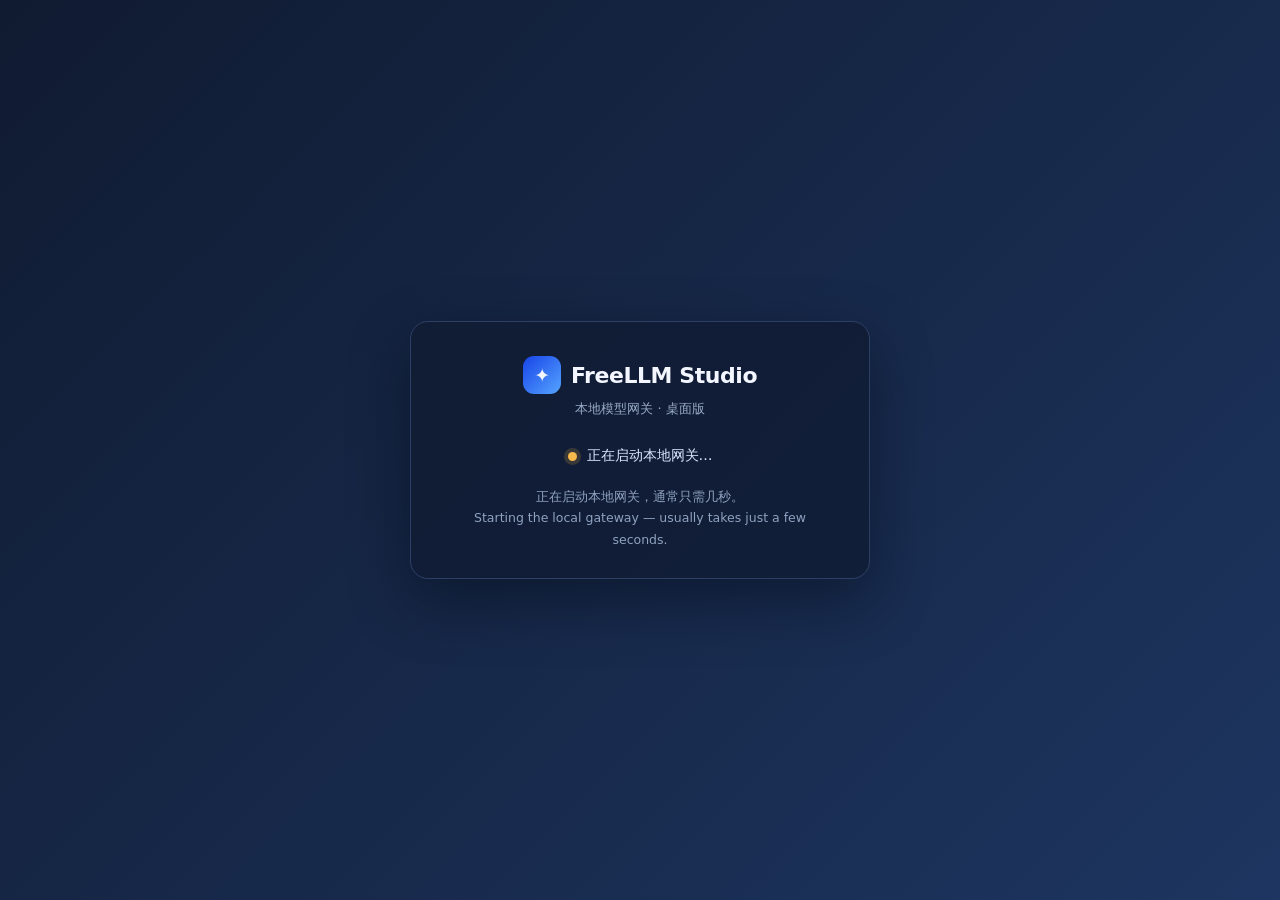
<file: desktop/ui/index.html>
<!doctype html>
<html lang="zh-CN">
<head>
  <meta charset="utf-8">
  <meta name="viewport" content="width=device-width, initial-scale=1">
  <title>FreeLLM Studio</title>
  <style>
    :root { color-scheme: light; --ink: #172033; --muted: #68748a; --line: #dfe5ef; --blue: #1744e8; --soft: #f5f7fb; }
    * { box-sizing: border-box; }
    body { margin: 0; min-height: 100vh; display: grid; place-items: center; background: linear-gradient(135deg, #101b31, #1d3560); color: #f3f6ff; font: 15px Inter, ui-sans-serif, system-ui, sans-serif; }
    .card { width: min(460px, calc(100vw - 48px)); background: rgba(16, 28, 51, .82); border: 1px solid #2c4066; border-radius: 18px; padding: 34px 34px 28px; text-align: center; box-shadow: 0 22px 60px rgba(3, 8, 20, .45); }
    .brand { display: flex; align-items: center; justify-content: center; gap: 10px; font-size: 22px; font-weight: 750; letter-spacing: -.02em; }
    .brand .mark { display: inline-grid; place-items: center; width: 38px; height: 38px; border-radius: 11px; background: linear-gradient(135deg, #1744e8, #55a4ff); font-size: 19px; }
    .sub { margin: 6px 0 26px; color: #9aabc7; font-size: 13px; }
    .status { display: flex; align-items: center; justify-content: center; gap: 10px; min-height: 24px; color: #dbe6ff; font-size: 14px; }
    .dot { width: 9px; height: 9px; border-radius: 50%; background: #f5b94c; box-shadow: 0 0 0 4px rgba(245, 185, 76, .18); animation: pulse 1.2s ease-in-out infinite; }
    .dot.ok { background: #35d399; box-shadow: 0 0 0 4px rgba(53, 211, 153, .18); animation: none; }
    .dot.bad { background: #f26b6b; box-shadow: 0 0 0 4px rgba(242, 107, 107, .18); animation: none; }
    @keyframes pulse { 50% { opacity: .35; } }
    .hint { margin: 18px 0 0; color: #8fa2c0; font-size: 12.5px; line-height: 1.7; }
    .retry { margin-top: 16px; display: none; }
    .retry button { border: 1px solid #3d5a87; background: #162743; color: #fff; border-radius: 9px; padding: 9px 16px; font: inherit; cursor: pointer; }
    .retry button:hover { border-color: #77a4ff; }
    code { color: #9fc4ff; font: 12.5px ui-monospace, Consolas, monospace; }
  </style>
</head>
<body>
  <div class="card">
    <div class="brand"><span class="mark">✦</span> FreeLLM Studio</div>
    <div class="sub">本地模型网关 · 桌面版</div>
    <div class="status"><span class="dot" id="dot"></span><span id="text">正在启动本地网关…</span></div>
    <p class="hint" id="hint">正在启动本地网关，通常只需几秒。<br>Starting the local gateway — usually takes just a few seconds.</p>
    <div class="retry" id="retry"><button type="button" onclick="location.reload()">重新尝试 Retry</button></div>
  </div>
  <script>
    const GATEWAY = 'http://127.0.0.1:' + (window.__FREELLM_GATEWAY_PORT__ || 18900);
    const GA_MEASUREMENT_ID = window.__FREELLM_GA_MEASUREMENT_ID__ || '';
    const GA_PAGE_VIEW_KEY = 'freellm_ga_page_view_sent';
    const dot = document.getElementById('dot');
    const text = document.getElementById('text');
    const deadline = Date.now() + 120000;
    let failures = 0;

    function reportGaPageView() {
      if (!GA_MEASUREMENT_ID) return;

      try {
        if (sessionStorage.getItem(GA_PAGE_VIEW_KEY)) return;
      } catch (error) {
        return;
      }

      window.dataLayer = window.dataLayer || [];
      window.gtag = function () { window.dataLayer.push(arguments); };
      window.gtag('js', new Date());
      window.gtag('config', GA_MEASUREMENT_ID, { send_page_view: false });

      const script = document.createElement('script');
      script.async = true;
      script.src = 'https://www.googletagmanager.com/gtag/js?id=' + encodeURIComponent(GA_MEASUREMENT_ID);
      script.onload = function () {
        window.gtag('event', 'page_view', { page_title: document.title });
        try { sessionStorage.setItem(GA_PAGE_VIEW_KEY, '1'); } catch (error) {}
      };
      script.onerror = function () {};
      document.head.appendChild(script);
    }

    reportGaPageView();

    async function poll() {
      try {
        const res = await fetch(GATEWAY + '/health', { cache: 'no-store' });
        if (res.ok) {
          dot.classList.add('ok');
          text.textContent = '网关已就绪，正在打开控制台…';
          setTimeout(() => location.replace(GATEWAY + '/admin'), 350);
          return;
        }
      } catch (error) { failures += 1; }
      if (Date.now() > deadline) {
        dot.classList.add('bad');
        text.textContent = '网关启动超时 Gateway did not start';
        document.getElementById('hint').innerHTML =
          '请先尝试「重新尝试」；若反复失败，请把 <code>%APPDATA%\\top.freellm.desktop\\gateway-sidecar.log</code> 发给开发者。' +
          '<br>If this keeps failing, send us <code>gateway-sidecar.log</code> from the app data folder.';
        document.getElementById('retry').style.display = 'block';
        return;
      }
      if (failures > 8) text.textContent = '仍在启动，请稍候… Still starting…';
      setTimeout(poll, 700);
    }
    poll();
  </script>
</body>
</html>
</file>
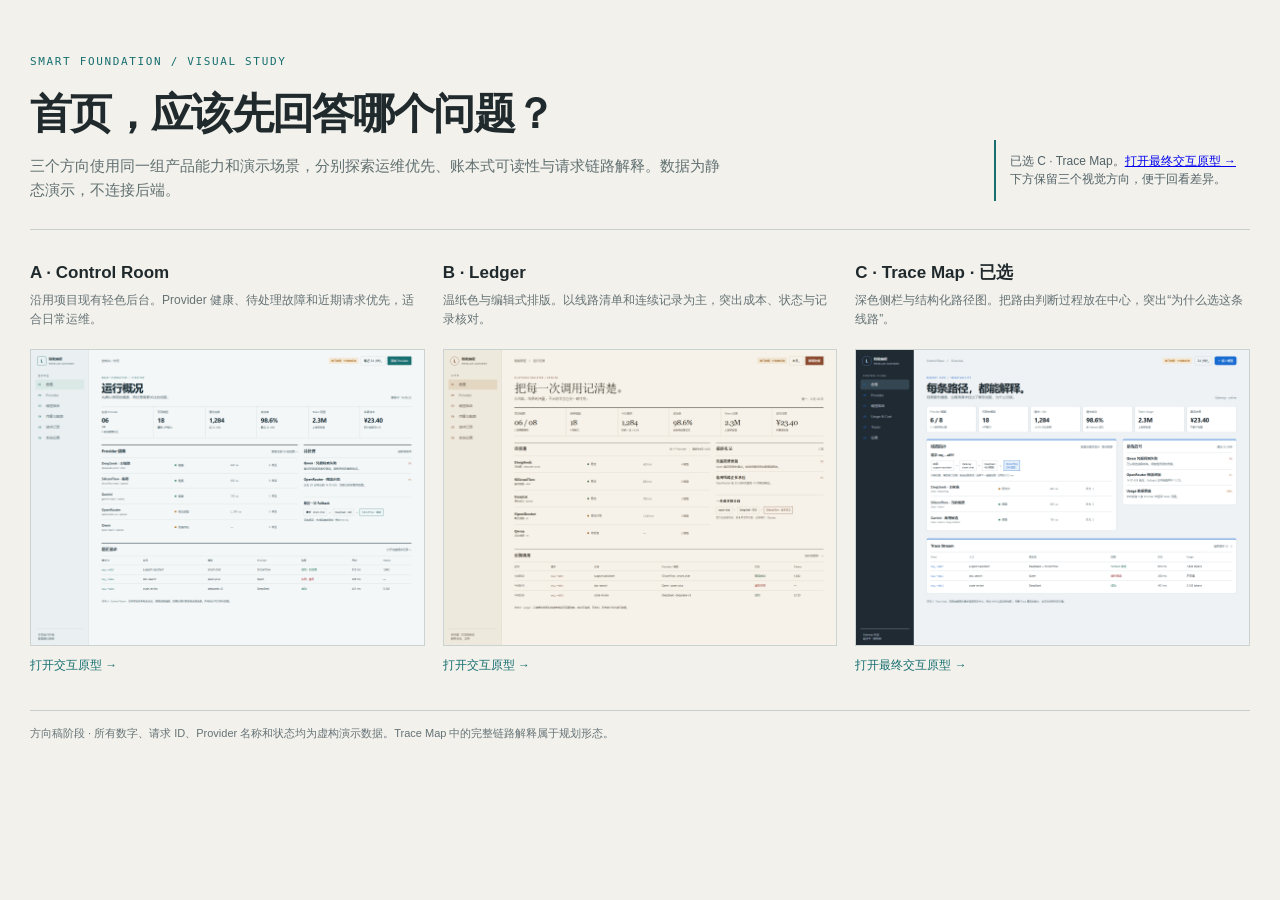
<file: docs/prototypes/smart-base/index.html>
<!doctype html>
<html lang="zh-CN">
<head><meta charset="utf-8"><meta name="viewport" content="width=device-width,initial-scale=1"><title>智能底座 · 首页设计方向</title>
<style>
*{box-sizing:border-box}body{margin:0;background:#f2f1ec;color:#202a2d;font:15px/1.55 "Segoe UI","Microsoft YaHei",sans-serif}.wrap{max-width:1320px;margin:auto;padding:48px 30px 70px}.eyebrow{font:11px ui-monospace,monospace;letter-spacing:.15em;color:#176f70}.head{display:flex;justify-content:space-between;align-items:end;gap:24px;padding-bottom:28px;border-bottom:1px solid #c7cfcc}h1{font-size:42px;letter-spacing:-.04em;margin:10px 0 8px}.intro{max-width:700px;color:#617071;margin:0}.note{max-width:280px;padding:12px 14px;border-left:2px solid #176f70;color:#526266;font-size:12px}.grid{display:grid;grid-template-columns:repeat(3,minmax(0,1fr));gap:18px;margin-top:30px}.direction{min-width:0}.direction h2{margin:0 0 5px;font-size:17px}.direction p{margin:0 0 14px;min-height:44px;color:#657274;font-size:12px}.shot{display:block;border:1px solid #cbd3d0;background:#fff;overflow:hidden}.shot img{display:block;width:100%;height:auto}.open{display:inline-block;margin-top:10px;color:#176f70;text-decoration:none;font-size:12px}.foot{margin-top:35px;padding-top:14px;border-top:1px solid #c7cfcc;color:#667376;font-size:11px}@media(max-width:900px){.grid{grid-template-columns:1fr}.direction p{min-height:0}.wrap{padding:28px 16px}.head{align-items:start;flex-direction:column}}
</style></head><body><main class="wrap">
  <header class="head"><div><span class="eyebrow">SMART FOUNDATION / VISUAL STUDY</span><h1>首页，应该先回答哪个问题？</h1><p class="intro">三个方向使用同一组产品能力和演示场景，分别探索运维优先、账本式可读性与请求链路解释。数据为静态演示，不连接后端。</p></div><aside class="note">已选 C · Trace Map。<a href="prototype.html">打开最终交互原型 →</a><br>下方保留三个视觉方向，便于回看差异。</aside></header>
  <section class="grid">
    <article class="direction"><h2>A · Control Room</h2><p>沿用项目现有轻色后台。Provider 健康、待处理故障和近期请求优先，适合日常运维。</p><a class="shot" href="directions/control-room.html"><img src="screenshots/control-room.png" alt="Control Room 首页设计截图"></a><a class="open" href="directions/control-room.html">打开交互原型 →</a></article>
    <article class="direction"><h2>B · Ledger</h2><p>温纸色与编辑式排版。以线路清单和连续记录为主，突出成本、状态与记录核对。</p><a class="shot" href="directions/editorial-ledger.html"><img src="screenshots/ledger.png" alt="Ledger 首页设计截图"></a><a class="open" href="directions/editorial-ledger.html">打开交互原型 →</a></article>
    <article class="direction"><h2>C · Trace Map · 已选</h2><p>深色侧栏与结构化路径图。把路由判断过程放在中心，突出“为什么选这条线路”。</p><a class="shot" href="directions/trace-map.html"><img src="screenshots/trace-map.png" alt="Trace Map 首页设计截图"></a><a class="open" href="prototype.html">打开最终交互原型 →</a></article>
  </section>
  <footer class="foot">方向稿阶段 · 所有数字、请求 ID、Provider 名称和状态均为虚构演示数据。Trace Map 中的完整链路解释属于规划形态。</footer>
</main></body></html>
</file>
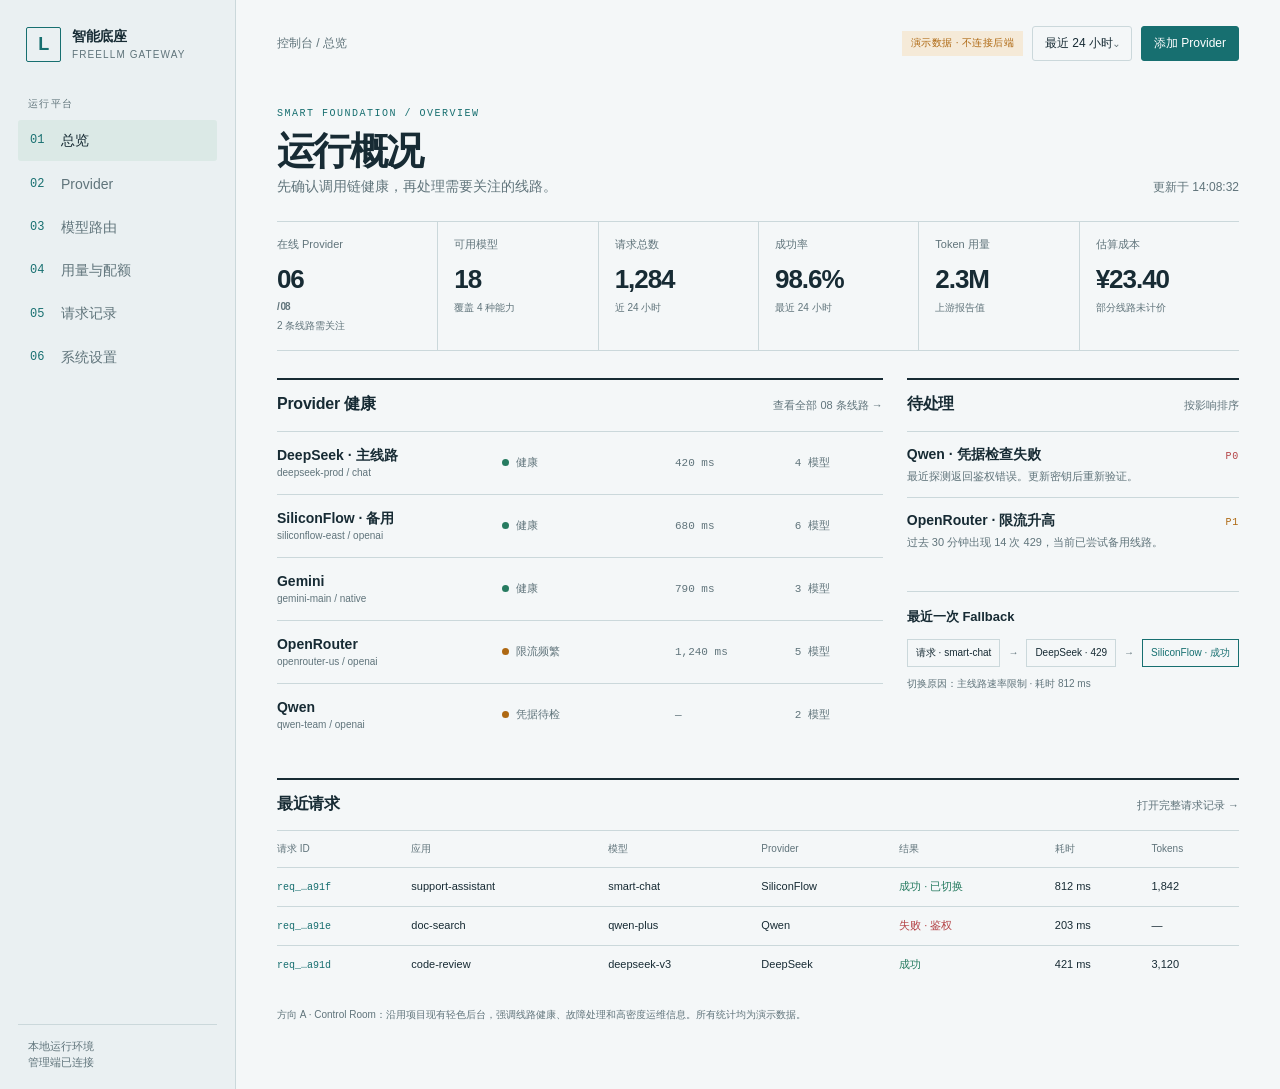
<file: docs/prototypes/smart-base/directions/control-room.html>
<!doctype html>
<html lang="zh-CN">
<head>
  <meta charset="utf-8"><meta name="viewport" content="width=device-width,initial-scale=1">
  <title>智能底座 · Control Room 方向</title>
  <link rel="stylesheet" href="../shared.css"><link rel="stylesheet" href="control-room.css">
</head>
<body><div class="shell">
  <aside class="rail"><div class="brand"><span class="brandmark">L</span><span>智能底座<small>FreeLLM Gateway</small></span></div><p class="nav-label">运行平台</p><nav><a class="current" href="#"><b>01</b> 总览</a><a href="#"><b>02</b> Provider</a><a href="#"><b>03</b> 模型路由</a><a href="#"><b>04</b> 用量与配额</a><a href="#"><b>05</b> 请求记录</a><a href="#"><b>06</b> 系统设置</a></nav><div class="rail-foot">本地运行环境<br>管理端已连接</div></aside>
  <main><header class="top"><span class="crumb">控制台 / 总览</span><div class="top-actions"><span class="demo-tag">演示数据 · 不连接后端</span><button class="outline-button">最近 24 小时⌄</button><button class="solid-button">添加 Provider</button></div></header>
    <section class="intro"><div><span class="eyebrow">SMART FOUNDATION / OVERVIEW</span><h1>运行概况</h1><p class="sub">先确认调用链健康，再处理需要关注的线路。</p></div><span class="period">更新于 14:08:32</span></section>
    <section class="metrics"><div class="metric"><label>在线 Provider</label><strong>06 <small>/ 08</small></strong><small>2 条线路需关注</small></div><div class="metric"><label>可用模型</label><strong>18</strong><small>覆盖 4 种能力</small></div><div class="metric"><label>请求总数</label><strong>1,284</strong><small>近 24 小时</small></div><div class="metric"><label>成功率</label><strong>98.6%</strong><small>最近 24 小时</small></div><div class="metric"><label>Token 用量</label><strong>2.3M</strong><small>上游报告值</small></div><div class="metric"><label>估算成本</label><strong>¥23.40</strong><small>部分线路未计价</small></div></section>
    <div class="layout"><section class="section"><div class="section-head"><h2>Provider 健康</h2><span>查看全部 08 条线路 →</span></div><div class="provider-list">
      <div class="provider"><div class="provider-name">DeepSeek · 主线路<small>deepseek-prod / chat</small></div><span class="health"><i></i>健康</span><span class="latency">420 ms</span><span class="models">4 模型</span></div>
      <div class="provider"><div class="provider-name">SiliconFlow · 备用<small>siliconflow-east / openai</small></div><span class="health"><i></i>健康</span><span class="latency">680 ms</span><span class="models">6 模型</span></div>
      <div class="provider"><div class="provider-name">Gemini<small>gemini-main / native</small></div><span class="health"><i></i>健康</span><span class="latency">790 ms</span><span class="models">3 模型</span></div>
      <div class="provider"><div class="provider-name">OpenRouter<small>openrouter-us / openai</small></div><span class="health warn"><i></i>限流频繁</span><span class="latency">1,240 ms</span><span class="models">5 模型</span></div>
      <div class="provider"><div class="provider-name">Qwen<small>qwen-team / openai</small></div><span class="health warn"><i></i>凭据待检</span><span class="latency">—</span><span class="models">2 模型</span></div>
    </div></section>
    <aside class="section"><div class="section-head"><h2>待处理</h2><span>按影响排序</span></div><div class="alerts"><article class="alert"><div class="alert-head"><b>Qwen · 凭据检查失败</b><span class="severity">P0</span></div><p>最近探测返回鉴权错误。更新密钥后重新验证。</p></article><article class="alert"><div class="alert-head"><b>OpenRouter · 限流升高</b><span class="severity medium">P1</span></div><p>过去 30 分钟出现 14 次 429，当前已尝试备用线路。</p></article></div><div class="route-box"><h3>最近一次 Fallback</h3><div class="route-line"><span class="route-node">请求 · smart-chat</span><span>→</span><span class="route-node">DeepSeek · 429</span><span>→</span><span class="route-node selected">SiliconFlow · 成功</span></div><p class="route-note">切换原因：主线路速率限制 · 耗时 812 ms</p></div></aside></div>
    <section class="section table-section"><div class="section-head"><h2>最近请求</h2><span>打开完整请求记录 →</span></div><div class="table-wrap"><table><thead><tr><th>请求 ID</th><th>应用</th><th>模型</th><th>Provider</th><th>结果</th><th>耗时</th><th>Tokens</th></tr></thead><tbody><tr><td><code>req_…a91f</code></td><td>support-assistant</td><td>smart-chat</td><td>SiliconFlow</td><td class="result">成功 · 已切换</td><td>812 ms</td><td>1,842</td></tr><tr><td><code>req_…a91e</code></td><td>doc-search</td><td>qwen-plus</td><td>Qwen</td><td class="result fail">失败 · 鉴权</td><td>203 ms</td><td>—</td></tr><tr><td><code>req_…a91d</code></td><td>code-review</td><td>deepseek-v3</td><td>DeepSeek</td><td class="result">成功</td><td>421 ms</td><td>3,120</td></tr></tbody></table></div></section><p class="footer-note">方向 A · Control Room：沿用项目现有轻色后台，强调线路健康、故障处理和高密度运维信息。所有统计均为演示数据。</p>
  </main></div></body></html>
</file>
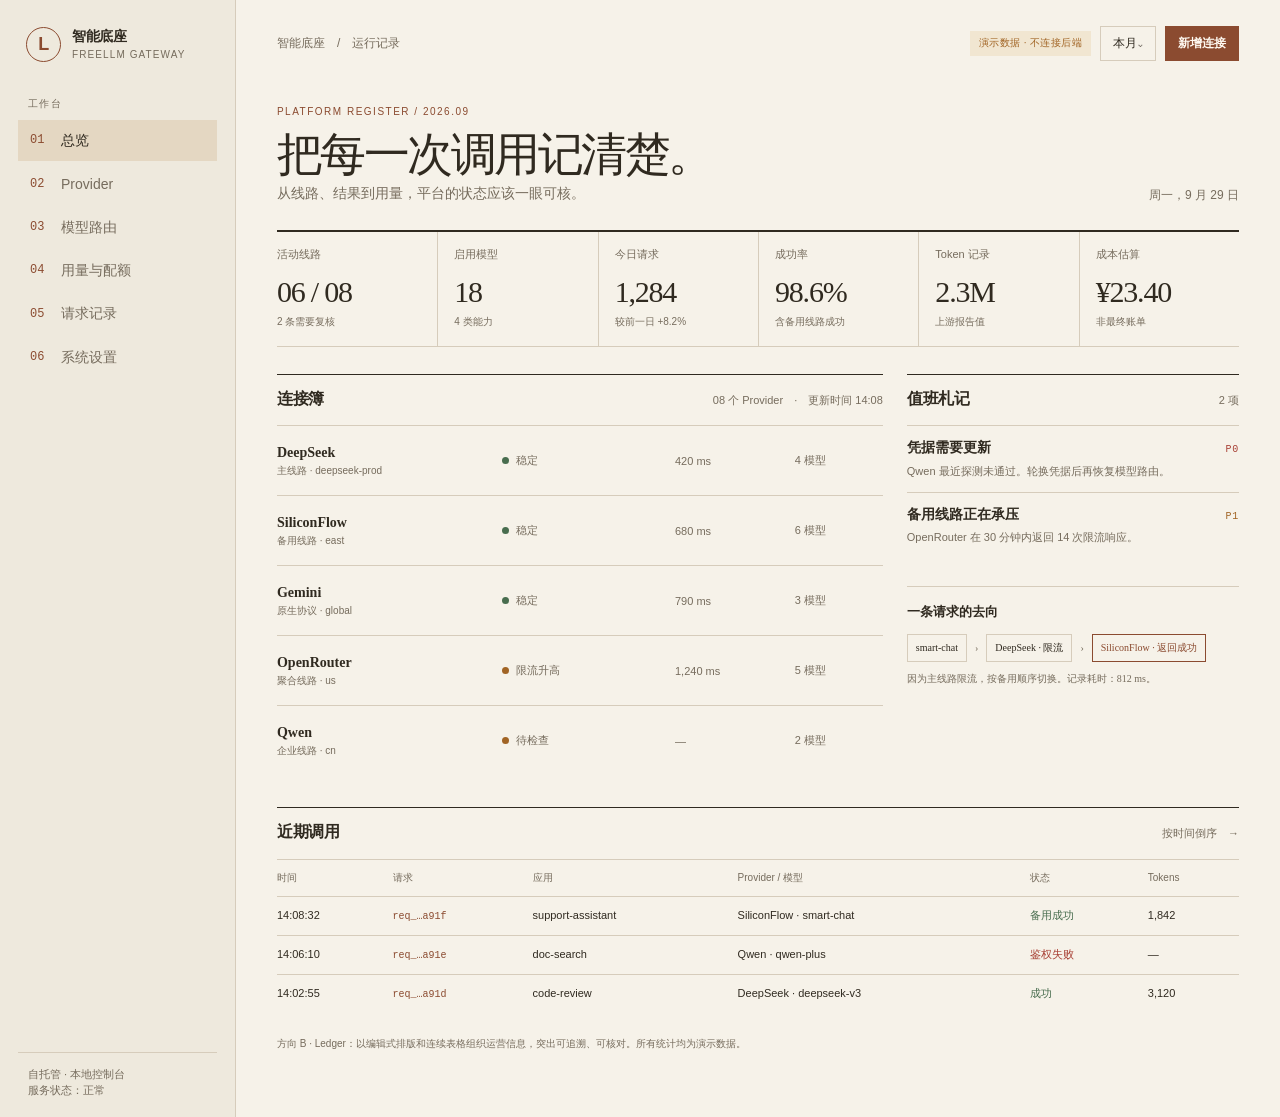
<file: docs/prototypes/smart-base/directions/editorial-ledger.html>
<!doctype html>
<html lang="zh-CN">
<head>
  <meta charset="utf-8"><meta name="viewport" content="width=device-width,initial-scale=1">
  <title>智能底座 · Ledger 方向</title>
  <link rel="stylesheet" href="../shared.css"><link rel="stylesheet" href="ledger.css">
</head>
<body><div class="shell">
  <aside class="rail"><div class="brand"><span class="brandmark">L</span><span>智能底座<small>FreeLLM Gateway</small></span></div><p class="nav-label">工作台</p><nav><a class="current" href="#"><b>01</b> 总览</a><a href="#"><b>02</b> Provider</a><a href="#"><b>03</b> 模型路由</a><a href="#"><b>04</b> 用量与配额</a><a href="#"><b>05</b> 请求记录</a><a href="#"><b>06</b> 系统设置</a></nav><div class="rail-foot">自托管 · 本地控制台<br>服务状态：正常</div></aside>
  <main><header class="top"><span class="crumb">智能底座　/　运行记录</span><div class="top-actions"><span class="demo-tag">演示数据 · 不连接后端</span><button class="outline-button">本月⌄</button><button class="solid-button">新增连接</button></div></header>
    <section class="intro"><div><span class="eyebrow">PLATFORM REGISTER / 2026.09</span><h1>把每一次调用记清楚。</h1><p class="sub">从线路、结果到用量，平台的状态应该一眼可核。</p></div><span class="period">周一，9 月 29 日</span></section>
    <section class="metrics"><div class="metric"><label>活动线路</label><strong>06 / 08</strong><small>2 条需要复核</small></div><div class="metric"><label>启用模型</label><strong>18</strong><small>4 类能力</small></div><div class="metric"><label>今日请求</label><strong>1,284</strong><small>较前一日 +8.2%</small></div><div class="metric"><label>成功率</label><strong>98.6%</strong><small>含备用线路成功</small></div><div class="metric"><label>Token 记录</label><strong>2.3M</strong><small>上游报告值</small></div><div class="metric"><label>成本估算</label><strong>¥23.40</strong><small>非最终账单</small></div></section>
    <div class="layout"><section class="section"><div class="section-head"><h2>连接簿</h2><span>08 个 Provider　·　更新时间 14:08</span></div><div class="provider-list">
      <div class="provider"><div class="provider-name">DeepSeek<small>主线路 · deepseek-prod</small></div><span class="health"><i></i>稳定</span><span class="latency">420 ms</span><span class="models">4 模型</span></div>
      <div class="provider"><div class="provider-name">SiliconFlow<small>备用线路 · east</small></div><span class="health"><i></i>稳定</span><span class="latency">680 ms</span><span class="models">6 模型</span></div>
      <div class="provider"><div class="provider-name">Gemini<small>原生协议 · global</small></div><span class="health"><i></i>稳定</span><span class="latency">790 ms</span><span class="models">3 模型</span></div>
      <div class="provider"><div class="provider-name">OpenRouter<small>聚合线路 · us</small></div><span class="health warn"><i></i>限流升高</span><span class="latency">1,240 ms</span><span class="models">5 模型</span></div>
      <div class="provider"><div class="provider-name">Qwen<small>企业线路 · cn</small></div><span class="health warn"><i></i>待检查</span><span class="latency">—</span><span class="models">2 模型</span></div>
    </div></section>
    <aside class="section"><div class="section-head"><h2>值班札记</h2><span>2 项</span></div><div class="alerts"><article class="alert"><div class="alert-head"><b>凭据需要更新</b><span class="severity">P0</span></div><p>Qwen 最近探测未通过。轮换凭据后再恢复模型路由。</p></article><article class="alert"><div class="alert-head"><b>备用线路正在承压</b><span class="severity medium">P1</span></div><p>OpenRouter 在 30 分钟内返回 14 次限流响应。</p></article></div><div class="route-box"><h3>一条请求的去向</h3><div class="route-line"><span class="route-node">smart-chat</span><span>›</span><span class="route-node">DeepSeek · 限流</span><span>›</span><span class="route-node selected">SiliconFlow · 返回成功</span></div><p class="route-note">因为主线路限流，按备用顺序切换。记录耗时：812 ms。</p></div></aside></div>
    <section class="section table-section"><div class="section-head"><h2>近期调用</h2><span>按时间倒序　→</span></div><div class="table-wrap"><table><thead><tr><th>时间</th><th>请求</th><th>应用</th><th>Provider / 模型</th><th>状态</th><th>Tokens</th></tr></thead><tbody><tr><td>14:08:32</td><td><code>req_…a91f</code></td><td>support-assistant</td><td>SiliconFlow · smart-chat</td><td class="result">备用成功</td><td>1,842</td></tr><tr><td>14:06:10</td><td><code>req_…a91e</code></td><td>doc-search</td><td>Qwen · qwen-plus</td><td class="result fail">鉴权失败</td><td>—</td></tr><tr><td>14:02:55</td><td><code>req_…a91d</code></td><td>code-review</td><td>DeepSeek · deepseek-v3</td><td class="result">成功</td><td>3,120</td></tr></tbody></table></div></section><p class="footer-note">方向 B · Ledger：以编辑式排版和连续表格组织运营信息，突出可追溯、可核对。所有统计均为演示数据。</p>
  </main></div></body></html>
</file>
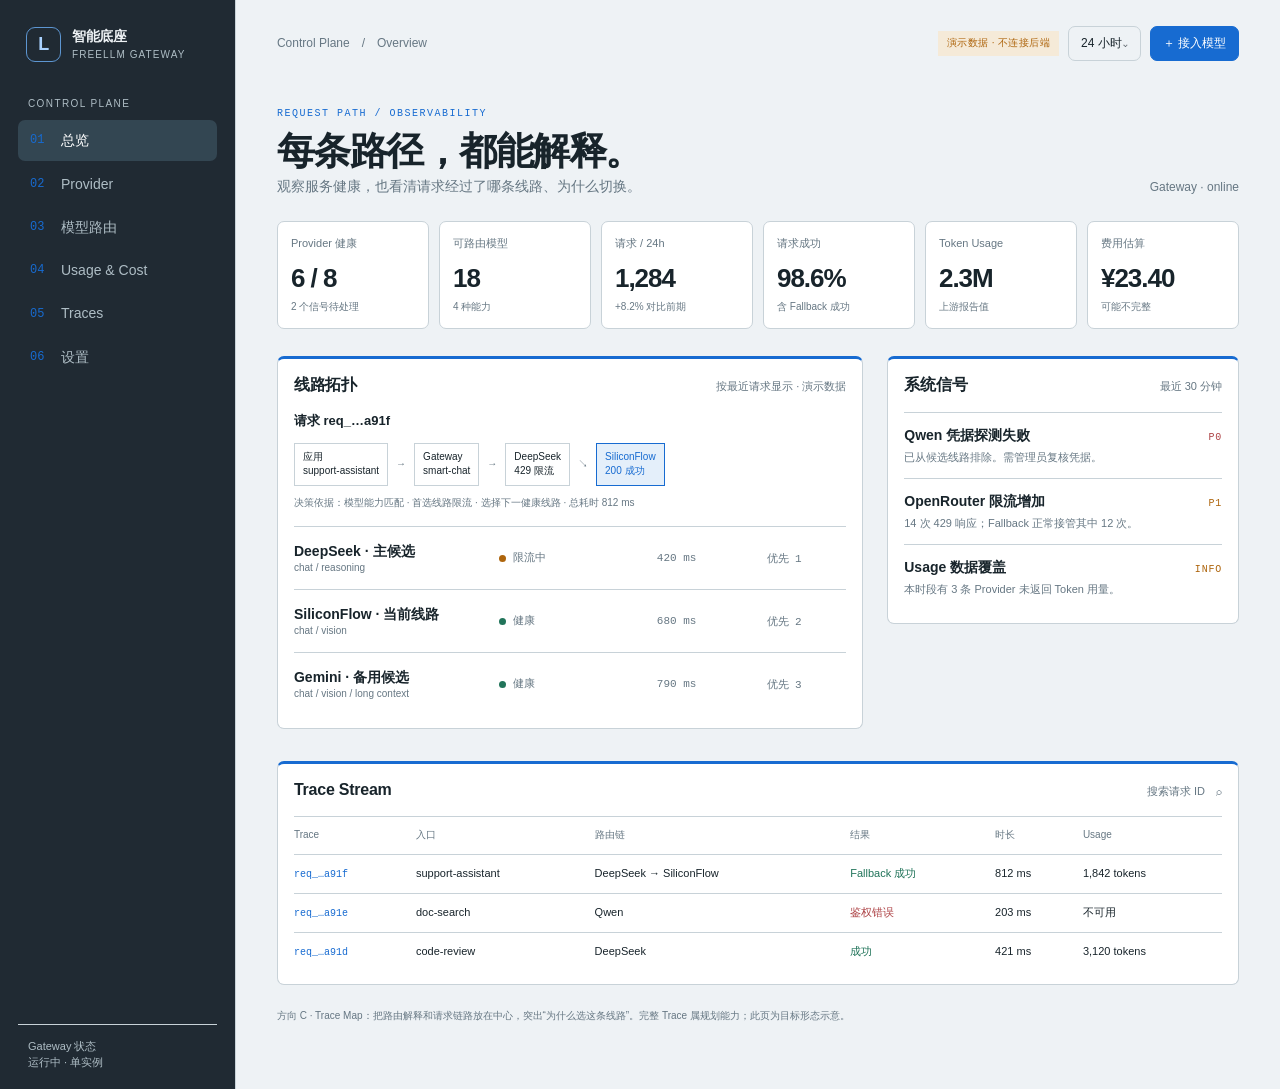
<file: docs/prototypes/smart-base/directions/trace-map.html>
<!doctype html>
<html lang="zh-CN">
<head>
  <meta charset="utf-8"><meta name="viewport" content="width=device-width,initial-scale=1">
  <title>智能底座 · Trace Map 方向</title>
  <link rel="stylesheet" href="../shared.css"><link rel="stylesheet" href="trace-map.css">
</head>
<body><div class="shell">
  <aside class="rail"><div class="brand"><span class="brandmark">L</span><span>智能底座<small>FreeLLM Gateway</small></span></div><p class="nav-label">Control Plane</p><nav><a class="current" href="#"><b>01</b> 总览</a><a href="#"><b>02</b> Provider</a><a href="#"><b>03</b> 模型路由</a><a href="#"><b>04</b> Usage & Cost</a><a href="#"><b>05</b> Traces</a><a href="#"><b>06</b> 设置</a></nav><div class="rail-foot">Gateway 状态<br>运行中 · 单实例</div></aside>
  <main><header class="top"><span class="crumb">Control Plane　/　Overview</span><div class="top-actions"><span class="demo-tag">演示数据 · 不连接后端</span><button class="outline-button">24 小时⌄</button><button class="solid-button">＋ 接入模型</button></div></header>
    <section class="intro"><div><span class="eyebrow">REQUEST PATH / OBSERVABILITY</span><h1>每条路径，都能解释。</h1><p class="sub">观察服务健康，也看清请求经过了哪条线路、为什么切换。</p></div><span class="period">Gateway · online</span></section>
    <section class="metrics"><div class="metric"><label>Provider 健康</label><strong>6 / 8</strong><small>2 个信号待处理</small></div><div class="metric"><label>可路由模型</label><strong>18</strong><small>4 种能力</small></div><div class="metric"><label>请求 / 24h</label><strong>1,284</strong><small>+8.2% 对比前期</small></div><div class="metric"><label>请求成功</label><strong>98.6%</strong><small>含 Fallback 成功</small></div><div class="metric"><label>Token Usage</label><strong>2.3M</strong><small>上游报告值</small></div><div class="metric"><label>费用估算</label><strong>¥23.40</strong><small>可能不完整</small></div></section>
    <div class="layout"><section class="section"><div class="section-head"><h2>线路拓扑</h2><span>按最近请求显示 · 演示数据</span></div><div class="route-box" style="margin-top:0;padding-top:0;border-top:0"><h3>请求 req_…a91f</h3><div class="route-line"><span class="route-node">应用<br>support-assistant</span><span>→</span><span class="route-node">Gateway<br>smart-chat</span><span>→</span><span class="route-node">DeepSeek<br>429 限流</span><span>↘</span><span class="route-node selected">SiliconFlow<br>200 成功</span></div><p class="route-note">决策依据：模型能力匹配 · 首选线路限流 · 选择下一健康线路 · 总耗时 812 ms</p></div><div class="provider-list" style="margin-top:12px">
      <div class="provider"><div class="provider-name">DeepSeek · 主候选<small>chat / reasoning</small></div><span class="health warn"><i></i>限流中</span><span class="latency">420 ms</span><span class="models">优先 1</span></div>
      <div class="provider"><div class="provider-name">SiliconFlow · 当前线路<small>chat / vision</small></div><span class="health"><i></i>健康</span><span class="latency">680 ms</span><span class="models">优先 2</span></div>
      <div class="provider"><div class="provider-name">Gemini · 备用候选<small>chat / vision / long context</small></div><span class="health"><i></i>健康</span><span class="latency">790 ms</span><span class="models">优先 3</span></div>
    </div></section>
    <aside class="section"><div class="section-head"><h2>系统信号</h2><span>最近 30 分钟</span></div><div class="alerts"><article class="alert"><div class="alert-head"><b>Qwen 凭据探测失败</b><span class="severity">P0</span></div><p>已从候选线路排除。需管理员复核凭据。</p></article><article class="alert"><div class="alert-head"><b>OpenRouter 限流增加</b><span class="severity medium">P1</span></div><p>14 次 429 响应；Fallback 正常接管其中 12 次。</p></article><article class="alert"><div class="alert-head"><b>Usage 数据覆盖</b><span class="severity medium">INFO</span></div><p>本时段有 3 条 Provider 未返回 Token 用量。</p></article></div></aside></div>
    <section class="section table-section"><div class="section-head"><h2>Trace Stream</h2><span>搜索请求 ID　⌕</span></div><div class="table-wrap"><table><thead><tr><th>Trace</th><th>入口</th><th>路由链</th><th>结果</th><th>时长</th><th>Usage</th></tr></thead><tbody><tr><td><code>req_…a91f</code></td><td>support-assistant</td><td>DeepSeek → SiliconFlow</td><td class="result">Fallback 成功</td><td>812 ms</td><td>1,842 tokens</td></tr><tr><td><code>req_…a91e</code></td><td>doc-search</td><td>Qwen</td><td class="result fail">鉴权错误</td><td>203 ms</td><td>不可用</td></tr><tr><td><code>req_…a91d</code></td><td>code-review</td><td>DeepSeek</td><td class="result">成功</td><td>421 ms</td><td>3,120 tokens</td></tr></tbody></table></div></section><p class="footer-note">方向 C · Trace Map：把路由解释和请求链路放在中心，突出“为什么选这条线路”。完整 Trace 属规划能力；此页为目标形态示意。</p>
  </main></div></body></html>
</file>
<file: docs/prototypes/smart-base/shared.css>
* { box-sizing: border-box; }
body { margin: 0; min-width: 320px; font: 14px/1.45 "Segoe UI", "Microsoft YaHei", sans-serif; color: var(--ink); background: var(--canvas); }
button, input { font: inherit; }
button { cursor: pointer; color: inherit; }
.shell { min-height: 100vh; display: grid; grid-template-columns: 236px minmax(0,1fr); }
.rail { display: flex; flex-direction: column; padding: 26px 18px 18px; background: var(--rail); border-right: 1px solid var(--rule); }
.brand { display: flex; align-items: center; gap: 11px; margin: 0 8px 34px; font-weight: 720; letter-spacing: -.025em; }
.brandmark { display: grid; place-items: center; width: 35px; height: 35px; border: 1px solid var(--accent); color: var(--accent); font-size: 18px; }
.brand small { display: block; margin-top: 2px; color: var(--quiet); font-size: 10px; font-weight: 500; letter-spacing: .11em; text-transform: uppercase; }
.nav-label { margin: 0 10px 9px; color: var(--quiet); font-size: 10px; letter-spacing: .14em; text-transform: uppercase; }
nav { display: grid; gap: 3px; }
nav a { display: flex; align-items: center; gap: 12px; padding: 10px 12px; color: var(--quiet); text-decoration: none; border-radius: var(--nav-radius, 5px); }
nav a b { width: 19px; color: var(--accent); font: 12px ui-monospace, monospace; }
nav a.current { color: var(--ink); background: var(--selected); }
.rail-foot { margin-top: auto; padding: 14px 10px 0; color: var(--quiet); border-top: 1px solid var(--rule); font-size: 11px; }
main { min-width: 0; max-width: 1600px; width: 100%; padding: 26px clamp(20px,3.2vw,52px) 56px; }
.top { display: flex; align-items: center; justify-content: space-between; gap: 18px; margin-bottom: 40px; }
.crumb { color: var(--quiet); font-size: 12px; }
.top-actions { display: flex; align-items: center; gap: 9px; }
.demo-tag { padding: 5px 9px; color: var(--warn); background: var(--warn-bg); font-size: 10px; letter-spacing: .04em; }
.outline-button, .solid-button { border: 1px solid var(--rule); background: transparent; padding: 8px 12px; border-radius: var(--button-radius, 4px); font-size: 12px; }
.solid-button { border-color: var(--accent); color: var(--on-accent); background: var(--accent); }
.intro { display: flex; align-items: end; justify-content: space-between; gap: 20px; margin-bottom: 25px; }
.eyebrow { color: var(--accent); font: 10px ui-monospace, monospace; letter-spacing: .15em; text-transform: uppercase; }
h1 { margin: 8px 0 5px; font-size: clamp(30px,3vw,44px); line-height: 1.08; letter-spacing: -.04em; text-wrap: balance; }
.sub { margin: 0; color: var(--quiet); max-width: 650px; }
.period { white-space: nowrap; color: var(--quiet); font-size: 12px; }
.metrics { display: grid; grid-template-columns: repeat(6,minmax(0,1fr)); margin-bottom: 27px; border-top: 1px solid var(--rule); border-bottom: 1px solid var(--rule); }
.metric { min-width: 0; padding: 15px 16px 17px 0; }
.metric + .metric { padding-left: 16px; border-left: 1px solid var(--rule); }
.metric label { display: block; margin-bottom: 12px; color: var(--quiet); font-size: 11px; }
.metric strong { display: block; font-size: 26px; font-weight: 650; line-height: 1.1; letter-spacing: -.04em; }
.metric small { display: block; margin-top: 7px; color: var(--quiet); font-size: 10px; }
.layout { display: grid; grid-template-columns: minmax(0,1.55fr) minmax(270px,.85fr); gap: 24px; align-items: start; }
.section { min-width: 0; border-top: 2px solid var(--ink); }
.section-head { display: flex; justify-content: space-between; align-items: baseline; gap: 14px; padding: 12px 0 15px; }
.section-head h2 { margin: 0; font-size: 16px; letter-spacing: -.015em; }
.section-head span { color: var(--quiet); font-size: 11px; }
.provider-list { display: grid; }
.provider { display: grid; grid-template-columns: minmax(140px,1.2fr) minmax(110px,.9fr) minmax(90px,.6fr) minmax(74px,.5fr); align-items: center; gap: 14px; min-height: 63px; border-top: 1px solid var(--rule); }
.provider-name { font-weight: 620; }
.provider-name small { display: block; color: var(--quiet); font-size: 10px; font-weight: 400; }
.health { display: inline-flex; align-items: center; gap: 7px; color: var(--quiet); font-size: 11px; }
.health i { width: 7px; height: 7px; border-radius: 50%; background: var(--good); }
.health.warn i { background: var(--warn); }
.latency, .models { color: var(--quiet); font: 11px ui-monospace, monospace; }
.provider button { justify-self: end; padding: 5px 8px; border: 1px solid var(--rule); border-radius: 3px; background: transparent; font-size: 10px; }
.alerts { display: grid; }
.alert { padding: 12px 0; border-top: 1px solid var(--rule); }
.alert-head { display: flex; justify-content: space-between; gap: 12px; align-items: baseline; }
.severity { color: var(--danger); font: 10px ui-monospace, monospace; letter-spacing: .08em; }
.severity.medium { color: var(--warn); }
.alert p { margin: 5px 0 0; color: var(--quiet); font-size: 11px; }
.route-box { margin-top: 28px; padding: 16px 0 4px; border-top: 1px solid var(--rule); }
.route-box h3 { margin: 0 0 12px; font-size: 13px; }
.route-line { display: flex; align-items: center; gap: 8px; flex-wrap: wrap; color: var(--quiet); font-size: 10px; }
.route-node { padding: 6px 8px; border: 1px solid var(--rule); color: var(--ink); }
.route-node.selected { border-color: var(--accent); color: var(--accent); }
.route-note { margin: 10px 0 0; color: var(--quiet); font-size: 10px; }
.table-section { margin-top: 32px; }
table { width: 100%; border-collapse: collapse; text-align: left; }
th, td { padding: 11px 10px 11px 0; border-top: 1px solid var(--rule); white-space: nowrap; }
th { color: var(--quiet); font-size: 10px; font-weight: 500; }
td { font-size: 11px; }
td code { color: var(--accent); font: 10px ui-monospace, monospace; }
.result { color: var(--good); }
.result.fail { color: var(--danger); }
.footer-note { margin-top: 24px; color: var(--quiet); font-size: 10px; }
@media (max-width: 1080px) {
  .shell { grid-template-columns: 196px minmax(0,1fr); }
  .metrics { grid-template-columns: repeat(3,minmax(0,1fr)); }
  .metric:nth-child(4) { border-left: 0; padding-left: 0; }
  .layout { grid-template-columns: minmax(0,1fr); }
}
@media (max-width: 680px) {
  .shell { display: block; }
  .rail { padding: 12px; border-right: 0; border-bottom: 1px solid var(--rule); }
  .brand { margin: 0 6px 12px; }
  .nav-label, .rail-foot { display: none; }
  nav { grid-template-columns: repeat(3,minmax(0,1fr)); }
  nav a { padding: 9px 7px; font-size: 11px; }
  main { padding: 16px 14px 36px; }
  .top { margin-bottom: 25px; }
  .top-actions .outline-button { display: none; }
  .intro { align-items: start; flex-direction: column; }
  .metric { padding: 12px 8px 13px 0; }
  .metric + .metric { padding-left: 8px; }
  .metric:nth-child(4) { padding-left: 0; }
  .metric strong { font-size: 21px; }
  .provider { grid-template-columns: 1fr auto; gap: 4px 12px; padding: 9px 0; }
  .provider .models, .provider .latency { display: none; }
  .provider button { grid-column: 2; grid-row: 1; }
  .table-wrap { overflow-x: auto; }
  table { min-width: 590px; }
}
</file>
<file: docs/prototypes/smart-base/directions/control-room.css>
:root { --canvas:#f4f7f8; --rail:#eaf0f2; --ink:#172b34; --quiet:#60747b; --rule:#cbd8db; --accent:#176f70; --on-accent:#fff; --selected:#dbe9e6; --good:#267b60; --warn:#ae6812; --warn-bg:#f5ead8; --danger:#b44346; --nav-radius:3px; --button-radius:3px; }
.brandmark { border-radius: 2px; }
.metric strong { font-variant-numeric: tabular-nums; }
.section-head { border-bottom: 0; }
</file>
<file: docs/prototypes/smart-base/directions/ledger.css>
:root { --canvas:#f6f2e9; --rail:#eee9dd; --ink:#302a20; --quiet:#766c5d; --rule:#d6ccbb; --accent:#8b4b30; --on-accent:#fffaf2; --selected:#e4d7c2; --good:#486d4e; --warn:#a16424; --warn-bg:#f1e6d1; --danger:#a84035; --nav-radius:0; --button-radius:0; }
body { font-family: Georgia, "Songti SC", "SimSun", serif; }
.brand, nav, .metric label, .metric small, .provider-name small, .health, .latency, .models, .alert p, th, td, .crumb, .period, .demo-tag, button, .eyebrow, .footer-note, .section-head span, .rail-foot { font-family: "Segoe UI", "Microsoft YaHei", sans-serif; }
h1 { font-family: Georgia, "Songti SC", "SimSun", serif; font-size: clamp(34px,3.6vw,49px); font-weight: 500; letter-spacing: -.055em; }
.brandmark { border-radius: 50%; }
.metrics { border-top: 2px solid var(--ink); }
.metric strong { font-family: Georgia, "Songti SC", serif; font-size: 30px; font-weight: 500; }
.section { border-top-width: 1px; }
.provider { min-height: 70px; }
.solid-button { font-weight: 650; }
</file>
<file: docs/prototypes/smart-base/directions/trace-map.css>
:root { --canvas:#eef2f5; --rail:#202a33; --ink:#18242b; --quiet:#667783; --rule:#c8d2d8; --accent:#176bd1; --on-accent:#fff; --selected:#d9e7f5; --good:#21745a; --warn:#ae650d; --warn-bg:#f5ead8; --danger:#ad4245; --nav-radius:7px; --button-radius:7px; }
.rail { color:#eef2f5; }
.rail .nav-label,.rail nav a { color:#aebdc5; }
.rail nav a.current { color:#fff; background:#334652; }
.rail .brand small,.rail .rail-foot { color:#aebdc5; }
.rail .brandmark { border-radius:9px; color:#a9d2ff; border-color:#5d96d2; }
.metrics { border:0; gap:10px; }
.metric { padding:14px 13px; background:#fff; border:1px solid var(--rule); border-radius:7px; }
.metric + .metric { padding-left:13px; border-left:1px solid var(--rule); }
.layout { grid-template-columns:minmax(0,1.25fr) minmax(300px,.75fr); }
.section { padding:0 16px 13px; background:#fff; border:1px solid var(--rule); border-top:3px solid var(--accent); border-radius:7px; }
.route-box { border-top:1px solid var(--rule); }
.route-node.selected { background:#e4effa; }
.section-head { padding-top:14px; }
@media(max-width:1080px){.layout{grid-template-columns:minmax(0,1fr)}}
</file>
